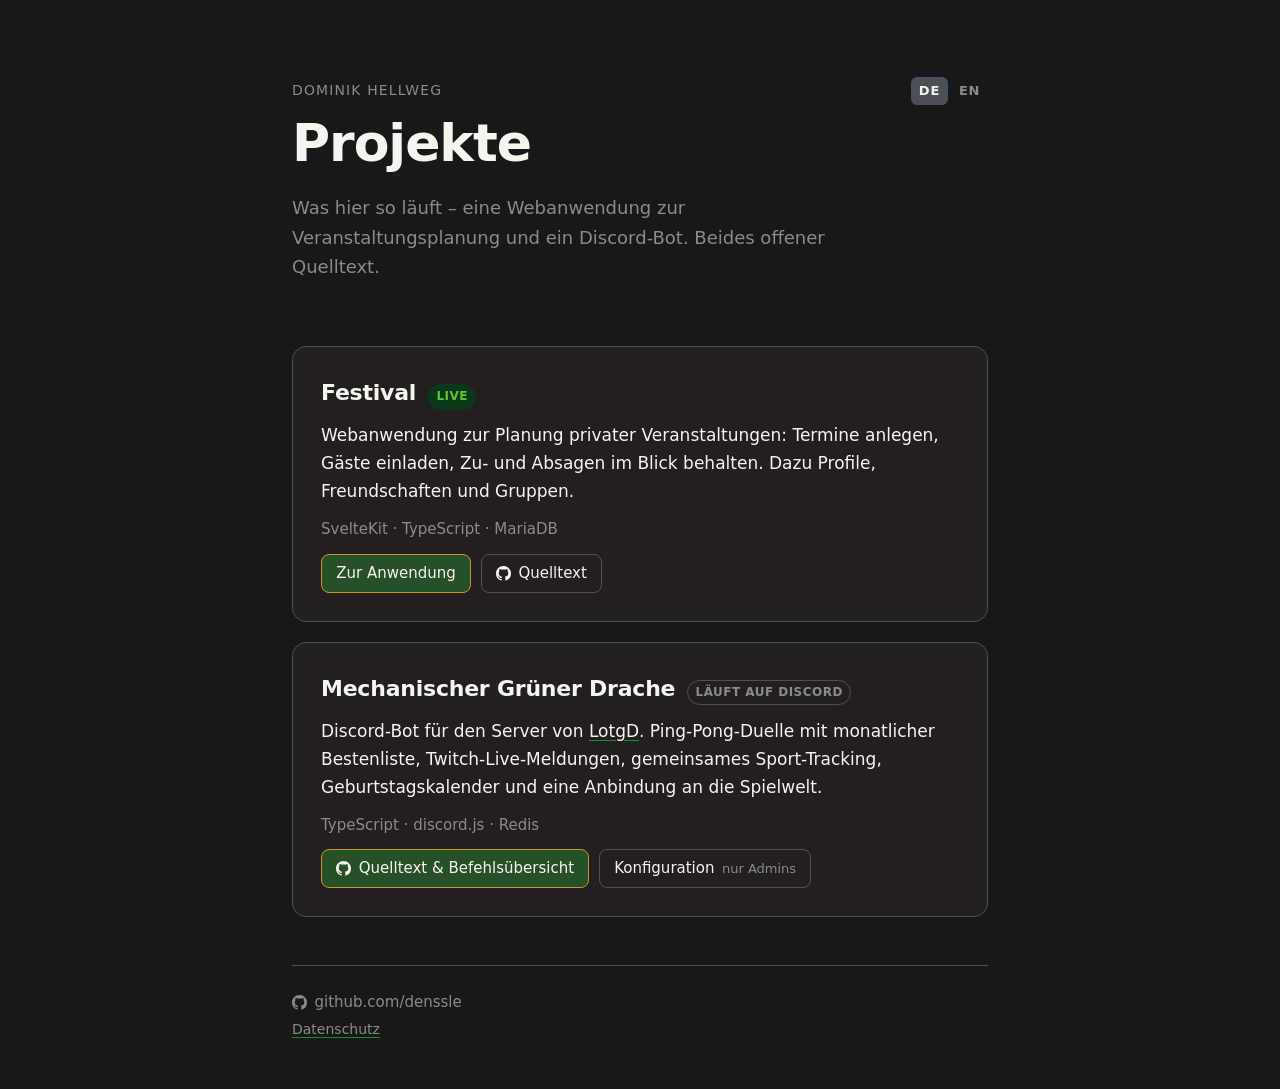
<file: public/index.html>
<!doctype html>
<html lang="de">
	<head>
		<meta charset="utf-8" />
		<meta name="viewport" content="width=device-width, initial-scale=1" />
		<title>Dominik Hellweg – Projekte</title>
		<meta
			name="description"
			content="Übersicht über meine Projekte: ein Planer für private Veranstaltungen und ein Discord-Bot."
		/>
		<meta name="color-scheme" content="light dark" />
		<link rel="stylesheet" href="style.css" />
		<!-- hreflang verlangt absolute URLs. x-default zeigt auf die deutsche
		     Fassung: sie ist der Standard, /en/ die Alternative. -->
		<link rel="alternate" hreflang="de" href="https://enzlor.uber.space/" />
		<link rel="alternate" hreflang="en" href="https://enzlor.uber.space/en/" />
		<link
			rel="alternate"
			hreflang="x-default"
			href="https://enzlor.uber.space/"
		/>
		<!-- Vorschaukarte in Messengern und sozialen Netzen. Ohne og:image wird
		     eine reine Textkarte gezeigt – immer noch besser als die nackte URL.
		     Die absoluten URLs müssen wie die hreflang-Angaben mitgezogen werden,
		     wenn die Seite auf eine eigene Domain umzieht. -->
		<meta property="og:type" content="website" />
		<meta property="og:site_name" content="Dominik Hellweg" />
		<meta property="og:title" content="Dominik Hellweg – Projekte" />
		<meta
			property="og:description"
			content="Übersicht über meine Projekte: ein Planer für private Veranstaltungen und ein Discord-Bot."
		/>
		<meta property="og:url" content="https://enzlor.uber.space/" />
		<meta property="og:locale" content="de_DE" />
		<meta property="og:locale:alternate" content="en_US" />
		<meta name="twitter:card" content="summary" />
		<link
			rel="icon"
			href="data:image/svg+xml,<svg xmlns='http://www.w3.org/2000/svg' viewBox='0 0 16 16'><text y='13' font-size='13'>🛠️</text></svg>"
		/>
	</head>
	<body>
		<!-- Icon-Vorrat: einmal definiert, per <use> an jedem GitHub-Verweis
		     eingesetzt. Quelle: Primer Octicons (mark-github). Inline statt als
		     Datei, damit die Seite ohne zusätzlichen Request auskommt. -->
		<svg class="icon-vorrat" aria-hidden="true">
			<symbol id="icon-github" viewBox="0 0 16 16">
				<path
					d="M8 0c4.42 0 8 3.58 8 8a8.013 8.013 0 0 1-5.45 7.59c-.4.08-.55-.17-.55-.38 0-.27.01-1.13.01-2.2 0-.75-.25-1.23-.54-1.48 1.78-.2 3.65-.88 3.65-3.95 0-.88-.31-1.59-.82-2.15.08-.2.36-1.02-.08-2.12 0 0-.67-.22-2.2.82-.64-.18-1.32-.27-2-.27-.68 0-1.36.09-2 .27-1.53-1.03-2.2-.82-2.2-.82-.44 1.1-.16 1.92-.08 2.12-.51.56-.82 1.28-.82 2.15 0 3.06 1.86 3.75 3.64 3.95-.23.2-.44.55-.51 1.07-.46.21-1.61.55-2.33-.66-.15-.24-.6-.83-1.23-.82-.67.01-.27.38.01.53.34.19.73.9.82 1.13.16.45.68 1.31 2.69.94 0 .67.01 1.3.01 1.49 0 .21-.15.45-.55.38A7.995 7.995 0 0 1 0 8c0-4.42 3.58-8 8-8Z"
				/>
			</symbol>
		</svg>

		<header class="kopf">
			<div class="kopf-zeile">
				<p class="augenbraue">Dominik Hellweg</p>
				<!-- Relative Ziele, damit der Umschalter auch beim lokalen Öffnen
				     per file:// funktioniert. -->
				<nav class="sprachwahl" aria-label="Sprache">
					<span class="sprachwahl-aktiv" aria-current="true">DE</span>
					<a href="en/" hreflang="en" lang="en">EN</a>
				</nav>
			</div>
			<h1>Projekte</h1>
			<p class="vorspann">
				Was hier so läuft – eine Webanwendung zur Veranstaltungsplanung und ein
				Discord-Bot. Beides offener Quelltext.
			</p>
		</header>

		<main>
			<ul class="projekte">
				<li class="projekt">
					<div class="projekt-kopf">
						<h2>Festival</h2>
						<span class="status status--live">Live</span>
					</div>
					<p>
						Webanwendung zur Planung privater Veranstaltungen: Termine anlegen,
						Gäste einladen, Zu- und Absagen im Blick behalten. Dazu Profile,
						Freundschaften und Gruppen.
					</p>
					<p class="technik">SvelteKit · TypeScript · MariaDB</p>
					<p class="verweise">
						<!-- Mit Schrägstrich: /festival antwortet sonst mit 308 auf /festival/ -->
						<a class="verweis verweis--haupt" href="/festival/">Zur Anwendung</a>
						<a class="verweis" href="https://github.com/denssle/festival">
							<svg class="icon" aria-hidden="true" focusable="false">
								<use href="#icon-github" />
							</svg>
							Quelltext
						</a>
					</p>
				</li>

				<li class="projekt">
					<div class="projekt-kopf">
						<h2>Mechanischer Grüner Drache</h2>
						<span class="status">Läuft auf Discord</span>
					</div>
					<p>
						Discord-Bot für den Server von
						<a href="https://www.lotgd.de/">LotgD</a>. Ping-Pong-Duelle mit
						monatlicher Bestenliste, Twitch-Live-Meldungen, gemeinsames
						Sport-Tracking, Geburtstagskalender und eine Anbindung an die
						Spielwelt.
					</p>
					<p class="technik">TypeScript · discord.js · Redis</p>
					<p class="verweise">
						<a
							class="verweis verweis--haupt"
							href="https://github.com/denssle/mechanischer-gruener-drache"
						>
							<svg class="icon" aria-hidden="true" focusable="false">
								<use href="#icon-github" />
							</svg>
							Quelltext &amp; Befehlsübersicht
						</a>
						<!-- Admin-Bereich hinter Discord-Login. rel="nofollow", weil die Seite
						     selbst X-Robots-Tag: noindex setzt – das sollte hier nicht
						     unterlaufen werden. -->
						<a class="verweis" href="/config" rel="nofollow"
							>Konfiguration <span class="hinweis">nur Admins</span></a
						>
					</p>
				</li>
			</ul>
		</main>

		<footer class="fuss">
			<p>
				<a class="fuss-verweis" href="https://github.com/denssle">
					<svg class="icon" aria-hidden="true" focusable="false">
						<use href="#icon-github" />
					</svg>
					github.com/denssle
				</a>
			</p>
			<nav class="fuss-navi" aria-label="Rechtliches">
				<a href="datenschutz.html">Datenschutz</a>
			</nav>
		</footer>
	</body>
</html>
</file>
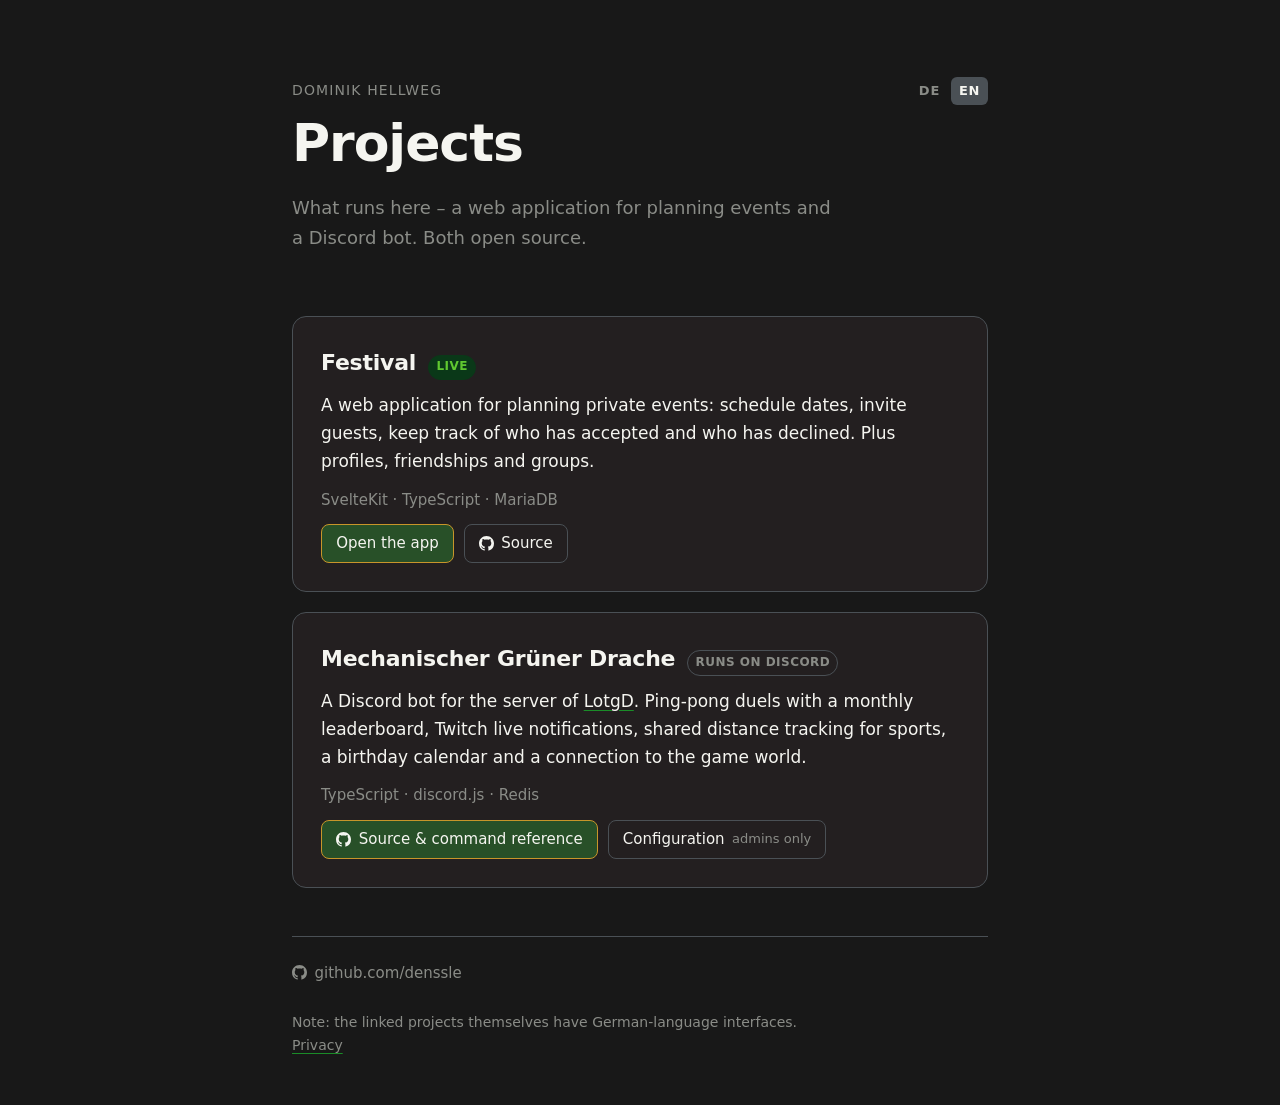
<file: public/en/index.html>
<!doctype html>
<html lang="en">
	<head>
		<meta charset="utf-8" />
		<meta name="viewport" content="width=device-width, initial-scale=1" />
		<title>Dominik Hellweg – Projects</title>
		<meta
			name="description"
			content="An overview of my projects: a planner for private events and a Discord bot."
		/>
		<meta name="color-scheme" content="light dark" />
		<link rel="stylesheet" href="../style.css" />
		<!-- hreflang verlangt absolute URLs. x-default zeigt auf die deutsche
		     Fassung: sie ist der Standard, /en/ die Alternative. -->
		<link rel="alternate" hreflang="de" href="https://enzlor.uber.space/" />
		<link rel="alternate" hreflang="en" href="https://enzlor.uber.space/en/" />
		<link
			rel="alternate"
			hreflang="x-default"
			href="https://enzlor.uber.space/"
		/>
		<!-- Vorschaukarte in Messengern und sozialen Netzen. Ohne og:image wird
		     eine reine Textkarte gezeigt – immer noch besser als die nackte URL.
		     Die absoluten URLs müssen wie die hreflang-Angaben mitgezogen werden,
		     wenn die Seite auf eine eigene Domain umzieht. -->
		<meta property="og:type" content="website" />
		<meta property="og:site_name" content="Dominik Hellweg" />
		<meta property="og:title" content="Dominik Hellweg – Projects" />
		<meta
			property="og:description"
			content="An overview of my projects: a planner for private events and a Discord bot."
		/>
		<meta property="og:url" content="https://enzlor.uber.space/en/" />
		<meta property="og:locale" content="en_US" />
		<meta property="og:locale:alternate" content="de_DE" />
		<meta name="twitter:card" content="summary" />
		<link
			rel="icon"
			href="data:image/svg+xml,<svg xmlns='http://www.w3.org/2000/svg' viewBox='0 0 16 16'><text y='13' font-size='13'>🛠️</text></svg>"
		/>
	</head>
	<body>
		<!-- Icon-Vorrat: einmal definiert, per <use> an jedem GitHub-Verweis
		     eingesetzt. Quelle: Primer Octicons (mark-github). Inline statt als
		     Datei, damit die Seite ohne zusätzlichen Request auskommt. -->
		<svg class="icon-vorrat" aria-hidden="true">
			<symbol id="icon-github" viewBox="0 0 16 16">
				<path
					d="M8 0c4.42 0 8 3.58 8 8a8.013 8.013 0 0 1-5.45 7.59c-.4.08-.55-.17-.55-.38 0-.27.01-1.13.01-2.2 0-.75-.25-1.23-.54-1.48 1.78-.2 3.65-.88 3.65-3.95 0-.88-.31-1.59-.82-2.15.08-.2.36-1.02-.08-2.12 0 0-.67-.22-2.2.82-.64-.18-1.32-.27-2-.27-.68 0-1.36.09-2 .27-1.53-1.03-2.2-.82-2.2-.82-.44 1.1-.16 1.92-.08 2.12-.51.56-.82 1.28-.82 2.15 0 3.06 1.86 3.75 3.64 3.95-.23.2-.44.55-.51 1.07-.46.21-1.61.55-2.33-.66-.15-.24-.6-.83-1.23-.82-.67.01-.27.38.01.53.34.19.73.9.82 1.13.16.45.68 1.31 2.69.94 0 .67.01 1.3.01 1.49 0 .21-.15.45-.55.38A7.995 7.995 0 0 1 0 8c0-4.42 3.58-8 8-8Z"
				/>
			</symbol>
		</svg>

		<header class="kopf">
			<div class="kopf-zeile">
				<p class="augenbraue">Dominik Hellweg</p>
				<!-- Relative Ziele, damit der Umschalter auch beim lokalen Öffnen
				     per file:// funktioniert. -->
				<nav class="sprachwahl" aria-label="Language">
					<a href="../" hreflang="de" lang="de">DE</a>
					<span class="sprachwahl-aktiv" aria-current="true">EN</span>
				</nav>
			</div>
			<h1>Projects</h1>
			<p class="vorspann">
				What runs here – a web application for planning events and a Discord
				bot. Both open source.
			</p>
		</header>

		<main>
			<ul class="projekte">
				<li class="projekt">
					<div class="projekt-kopf">
						<h2>Festival</h2>
						<span class="status status--live">Live</span>
					</div>
					<p>
						A web application for planning private events: schedule dates,
						invite guests, keep track of who has accepted and who has declined.
						Plus profiles, friendships and groups.
					</p>
					<p class="technik">SvelteKit · TypeScript · MariaDB</p>
					<p class="verweise">
						<!-- Mit Schrägstrich: /festival antwortet sonst mit 308 auf /festival/ -->
						<a class="verweis verweis--haupt" href="/festival/">Open the app</a>
						<a class="verweis" href="https://github.com/denssle/festival">
							<svg class="icon" aria-hidden="true" focusable="false">
								<use href="#icon-github" />
							</svg>
							Source
						</a>
					</p>
				</li>

				<li class="projekt">
					<div class="projekt-kopf">
						<h2>Mechanischer Grüner Drache</h2>
						<span class="status">Runs on Discord</span>
					</div>
					<p>
						A Discord bot for the server of
						<a href="https://www.lotgd.de/">LotgD</a>. Ping-pong duels with a
						monthly leaderboard, Twitch live notifications, shared distance
						tracking for sports, a birthday calendar and a connection to the
						game world.
					</p>
					<p class="technik">TypeScript · discord.js · Redis</p>
					<p class="verweise">
						<a
							class="verweis verweis--haupt"
							href="https://github.com/denssle/mechanischer-gruener-drache"
						>
							<svg class="icon" aria-hidden="true" focusable="false">
								<use href="#icon-github" />
							</svg>
							Source &amp; command reference
						</a>
						<!-- Admin-Bereich hinter Discord-Login. rel="nofollow", weil die Seite
						     selbst X-Robots-Tag: noindex setzt – das sollte hier nicht
						     unterlaufen werden. -->
						<a class="verweis" href="/config" rel="nofollow"
							>Configuration <span class="hinweis">admins only</span></a
						>
					</p>
				</li>
			</ul>
		</main>

		<footer class="fuss">
			<p>
				<a class="fuss-verweis" href="https://github.com/denssle">
					<svg class="icon" aria-hidden="true" focusable="false">
						<use href="#icon-github" />
					</svg>
					github.com/denssle
				</a>
			</p>
			<!-- Ehrlicher Hinweis statt einer Enttäuschung hinter dem ersten Klick:
			     die verlinkten Projekte selbst sind deutschsprachig. -->
			<p class="fuss-hinweis">
				Note: the linked projects themselves have German-language interfaces.
			</p>
			<nav class="fuss-navi" aria-label="Legal">
				<a href="privacy.html">Privacy</a>
			</nav>
		</footer>
	</body>
</html>
</file>
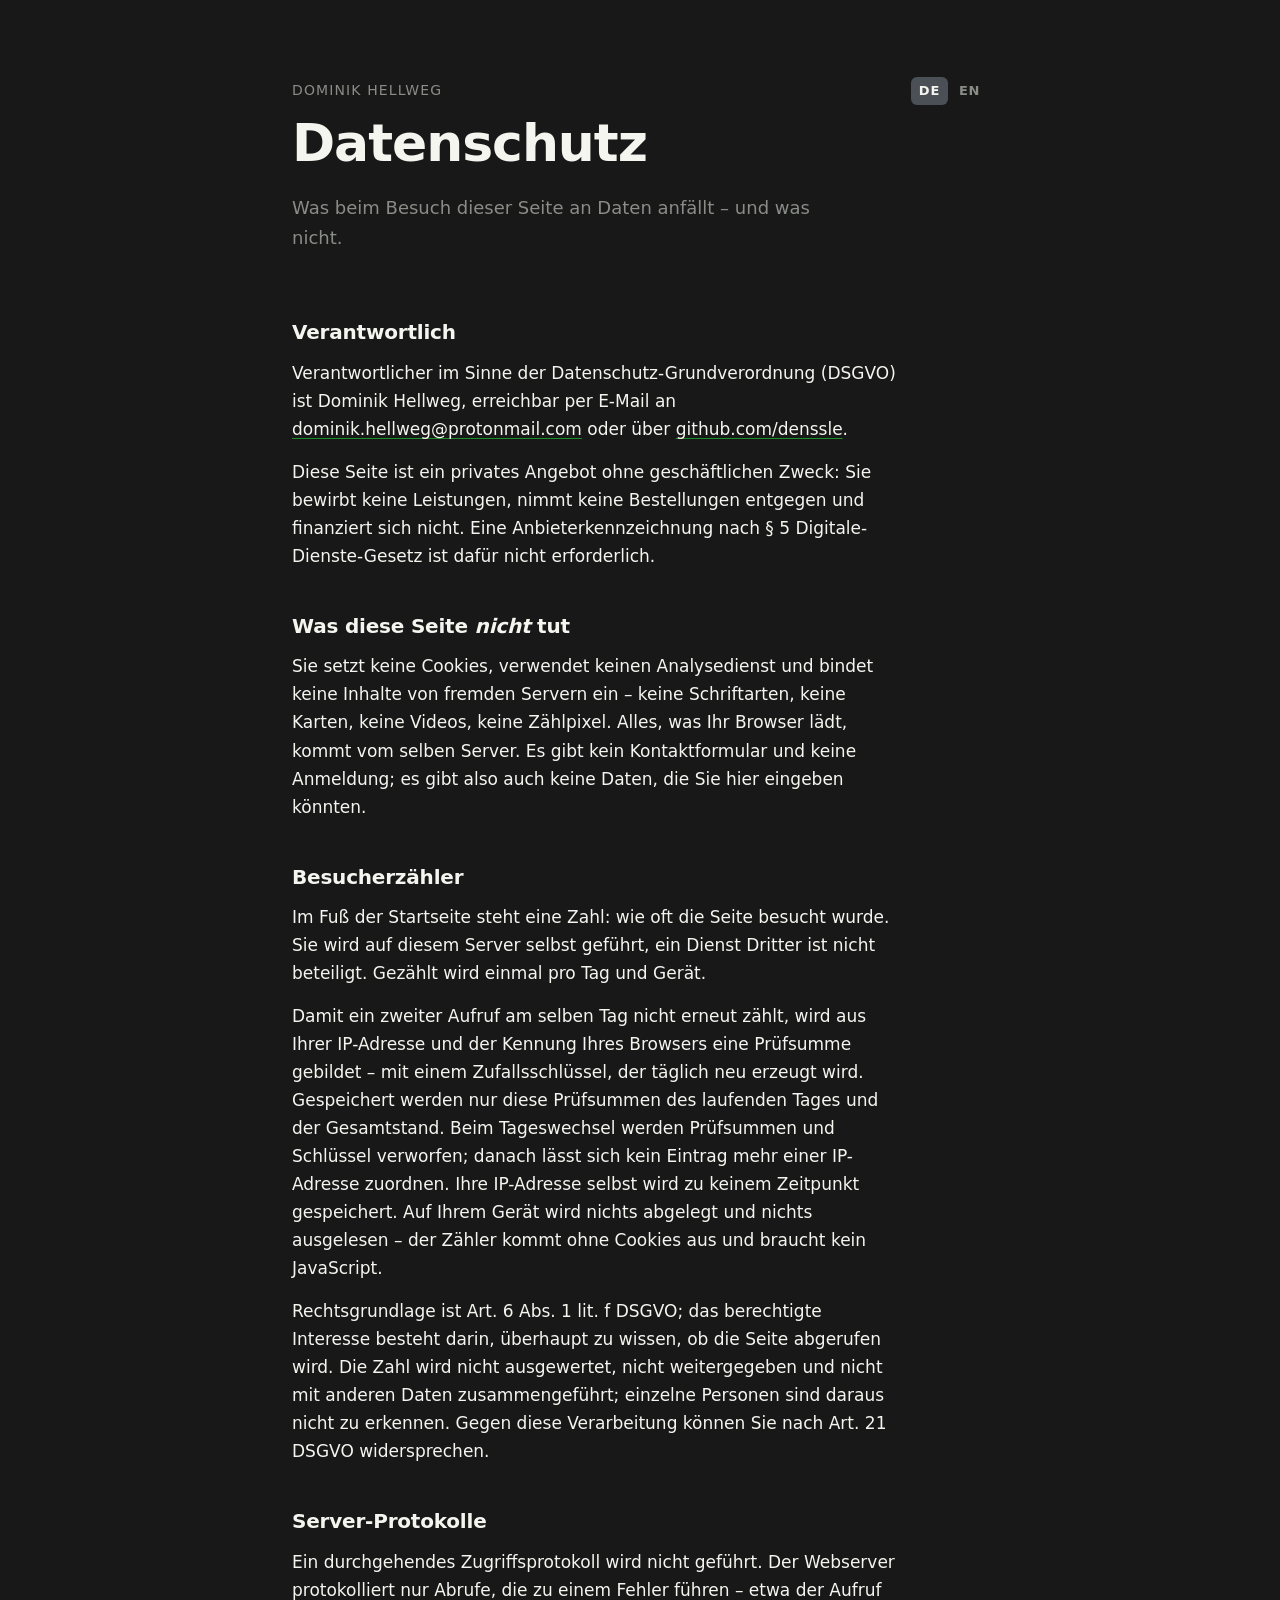
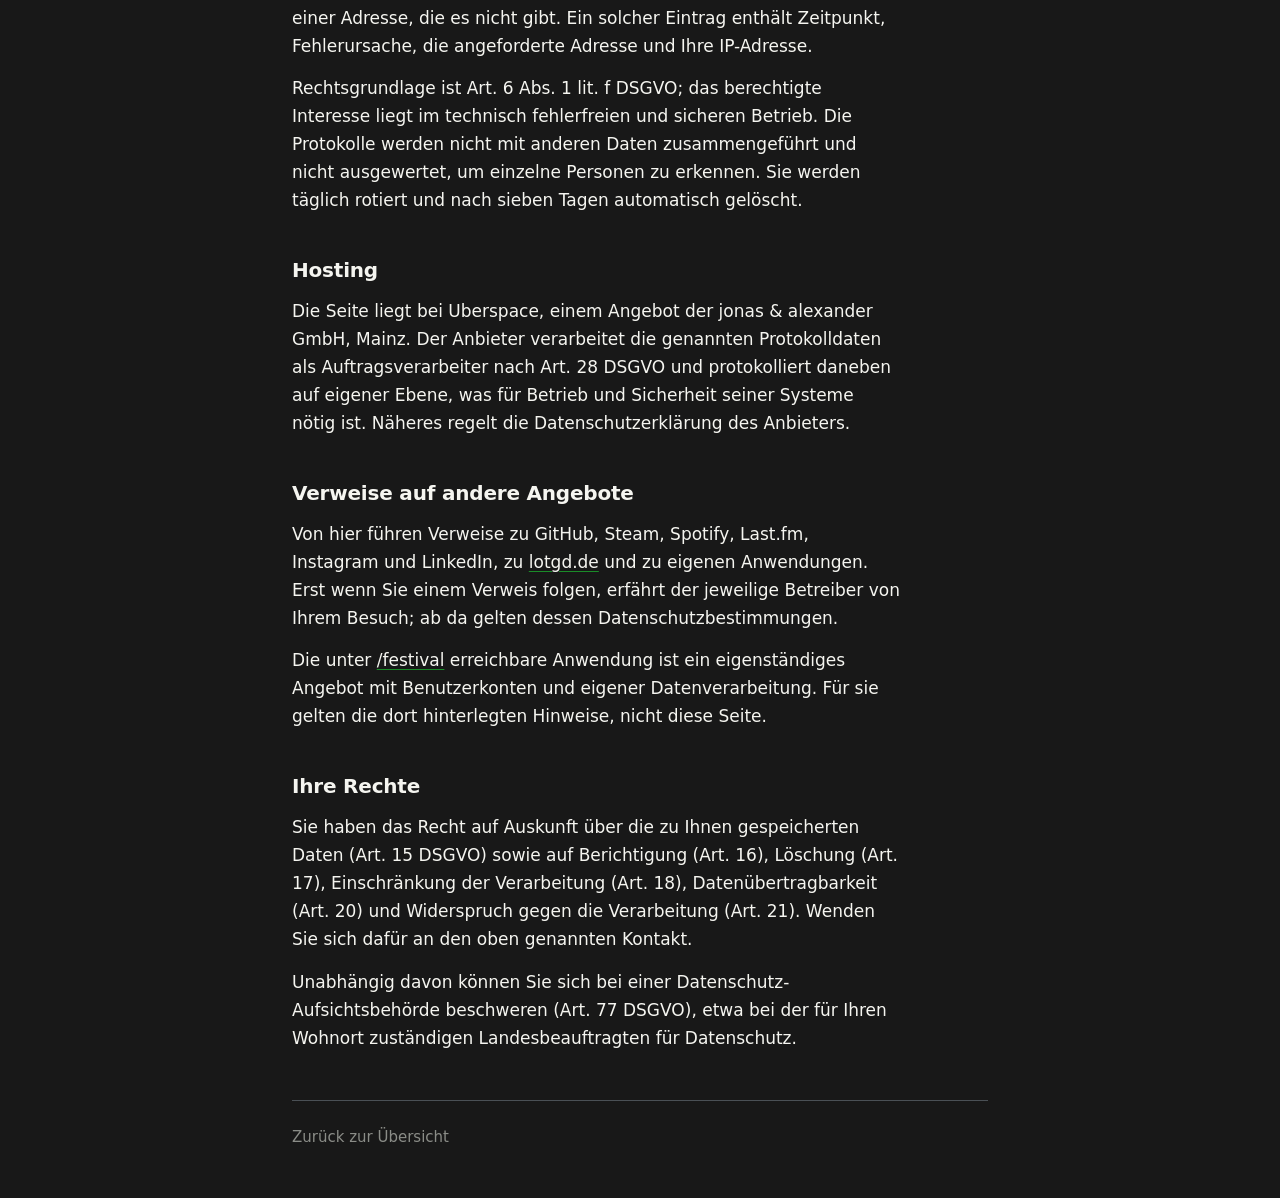
<file: public/datenschutz.html>
<!doctype html>
<html lang="de">
	<head>
		<meta charset="utf-8" />
		<meta name="viewport" content="width=device-width, initial-scale=1" />
		<title>Datenschutz – Dominik Hellweg</title>
		<meta
			name="description"
			content="Welche Daten beim Besuch von enzlor.uber.space anfallen – und welche nicht."
		/>
		<meta name="color-scheme" content="dark" />
		<meta name="theme-color" content="#181818" />
		<link rel="stylesheet" href="style.css" />
		<link
			rel="alternate"
			hreflang="de"
			href="https://enzlor.uber.space/datenschutz.html"
		/>
		<link
			rel="alternate"
			hreflang="en"
			href="https://enzlor.uber.space/en/privacy.html"
		/>
		<link
			rel="alternate"
			hreflang="x-default"
			href="https://enzlor.uber.space/datenschutz.html"
		/>
		<link rel="icon" type="image/png" href="favicon.png" />
	</head>
	<body>
		<header class="kopf">
			<div class="kopf-zeile">
				<p class="augenbraue">Dominik Hellweg</p>
				<nav class="sprachwahl" aria-label="Sprache">
					<span class="sprachwahl-aktiv" aria-current="true">DE</span>
					<a href="en/privacy.html" hreflang="en" lang="en">EN</a>
				</nav>
			</div>
			<h1>Datenschutz</h1>
			<p class="vorspann">
				Was beim Besuch dieser Seite an Daten anfällt – und was nicht.
			</p>
		</header>

		<main class="rechtstext">
			<h2>Verantwortlich</h2>
			<p>
				Verantwortlicher im Sinne der Datenschutz-Grundverordnung (DSGVO) ist
				Dominik Hellweg, erreichbar per E-Mail an
				<a href="mailto:dominik.hellweg@protonmail.com"
					>dominik.hellweg@protonmail.com</a
				>
				oder über <a href="https://github.com/denssle">github.com/denssle</a>.
			</p>
			<p>
				Diese Seite ist ein privates Angebot ohne geschäftlichen Zweck: Sie
				bewirbt keine Leistungen, nimmt keine Bestellungen entgegen und
				finanziert sich nicht. Eine Anbieterkennzeichnung nach § 5
				Digitale-Dienste-Gesetz ist dafür nicht erforderlich.
			</p>

			<h2>Was diese Seite <em>nicht</em> tut</h2>
			<p>
				Sie setzt keine Cookies, verwendet keinen Analysedienst und bindet keine
				Inhalte von fremden Servern ein – keine Schriftarten, keine Karten,
				keine Videos, keine Zählpixel. Alles, was Ihr Browser lädt, kommt vom
				selben Server. Es gibt kein Kontaktformular und keine Anmeldung; es gibt
				also auch keine Daten, die Sie hier eingeben könnten.
			</p>

			<h2>Besucherzähler</h2>
			<p>
				Im Fuß der Startseite steht eine Zahl: wie oft die Seite besucht wurde.
				Sie wird auf diesem Server selbst geführt, ein Dienst Dritter ist nicht
				beteiligt. Gezählt wird einmal pro Tag und Gerät.
			</p>
			<p>
				Damit ein zweiter Aufruf am selben Tag nicht erneut zählt, wird aus
				Ihrer IP-Adresse und der Kennung Ihres Browsers eine Prüfsumme
				gebildet – mit einem Zufallsschlüssel, der täglich neu erzeugt wird.
				Gespeichert werden nur diese Prüfsummen des laufenden Tages und der
				Gesamtstand. Beim Tageswechsel werden Prüfsummen und Schlüssel
				verworfen; danach lässt sich kein Eintrag mehr einer IP-Adresse
				zuordnen. Ihre IP-Adresse selbst wird zu keinem Zeitpunkt gespeichert.
				Auf Ihrem Gerät wird nichts abgelegt und nichts ausgelesen – der Zähler
				kommt ohne Cookies aus und braucht kein JavaScript.
			</p>
			<p>
				Rechtsgrundlage ist Art. 6 Abs. 1 lit. f DSGVO; das berechtigte
				Interesse besteht darin, überhaupt zu wissen, ob die Seite abgerufen
				wird. Die Zahl wird nicht ausgewertet, nicht weitergegeben und nicht mit
				anderen Daten zusammengeführt; einzelne Personen sind daraus nicht zu
				erkennen. Gegen diese Verarbeitung können Sie nach Art. 21 DSGVO
				widersprechen.
			</p>

			<h2>Server-Protokolle</h2>
			<p>
				Ein durchgehendes Zugriffsprotokoll wird nicht geführt. Der Webserver
				protokolliert nur Abrufe, die zu einem Fehler führen – etwa der Aufruf
				einer Adresse, die es nicht gibt. Ein solcher Eintrag enthält
				Zeitpunkt, Fehlerursache, die angeforderte Adresse und Ihre
				IP-Adresse.
			</p>
			<p>
				Rechtsgrundlage ist Art. 6 Abs. 1 lit. f DSGVO; das berechtigte
				Interesse liegt im technisch fehlerfreien und sicheren Betrieb. Die
				Protokolle werden nicht mit anderen Daten zusammengeführt und nicht
				ausgewertet, um einzelne Personen zu erkennen. Sie werden täglich
				rotiert und nach sieben Tagen automatisch gelöscht.
			</p>

			<h2>Hosting</h2>
			<p>
				Die Seite liegt bei Uberspace, einem Angebot der jonas&nbsp;&amp;
				alexander GmbH, Mainz. Der Anbieter verarbeitet die genannten
				Protokolldaten als Auftragsverarbeiter nach Art. 28 DSGVO und
				protokolliert daneben auf eigener Ebene, was für Betrieb und Sicherheit
				seiner Systeme nötig ist. Näheres regelt die Datenschutzerklärung des
				Anbieters.
			</p>

			<h2>Verweise auf andere Angebote</h2>
			<p>
				Von hier führen Verweise zu GitHub, Steam, Spotify, Last.fm, Instagram
				und LinkedIn, zu <a href="https://www.lotgd.de/">lotgd.de</a> und zu eigenen
				Anwendungen. Erst wenn Sie einem Verweis folgen, erfährt der jeweilige
				Betreiber von Ihrem Besuch; ab da gelten dessen
				Datenschutzbestimmungen.
			</p>
			<p>
				Die unter <a href="/festival/">/festival</a> erreichbare Anwendung ist
				ein eigenständiges Angebot mit Benutzerkonten und eigener
				Datenverarbeitung. Für sie gelten die dort hinterlegten Hinweise, nicht
				diese Seite.
			</p>

			<h2>Ihre Rechte</h2>
			<p>
				Sie haben das Recht auf Auskunft über die zu Ihnen gespeicherten Daten
				(Art. 15 DSGVO) sowie auf Berichtigung (Art. 16), Löschung (Art. 17),
				Einschränkung der Verarbeitung (Art. 18), Datenübertragbarkeit (Art.
				20) und Widerspruch gegen die Verarbeitung (Art. 21). Wenden Sie sich
				dafür an den oben genannten Kontakt.
			</p>
			<p>
				Unabhängig davon können Sie sich bei einer Datenschutz-Aufsichtsbehörde
				beschweren (Art. 77 DSGVO), etwa bei der für Ihren Wohnort zuständigen
				Landesbeauftragten für Datenschutz.
			</p>
		</main>

		<footer class="fuss">
			<p><a class="fuss-verweis" href="./">Zurück zur Übersicht</a></p>
		</footer>
	</body>
</html>
</file>
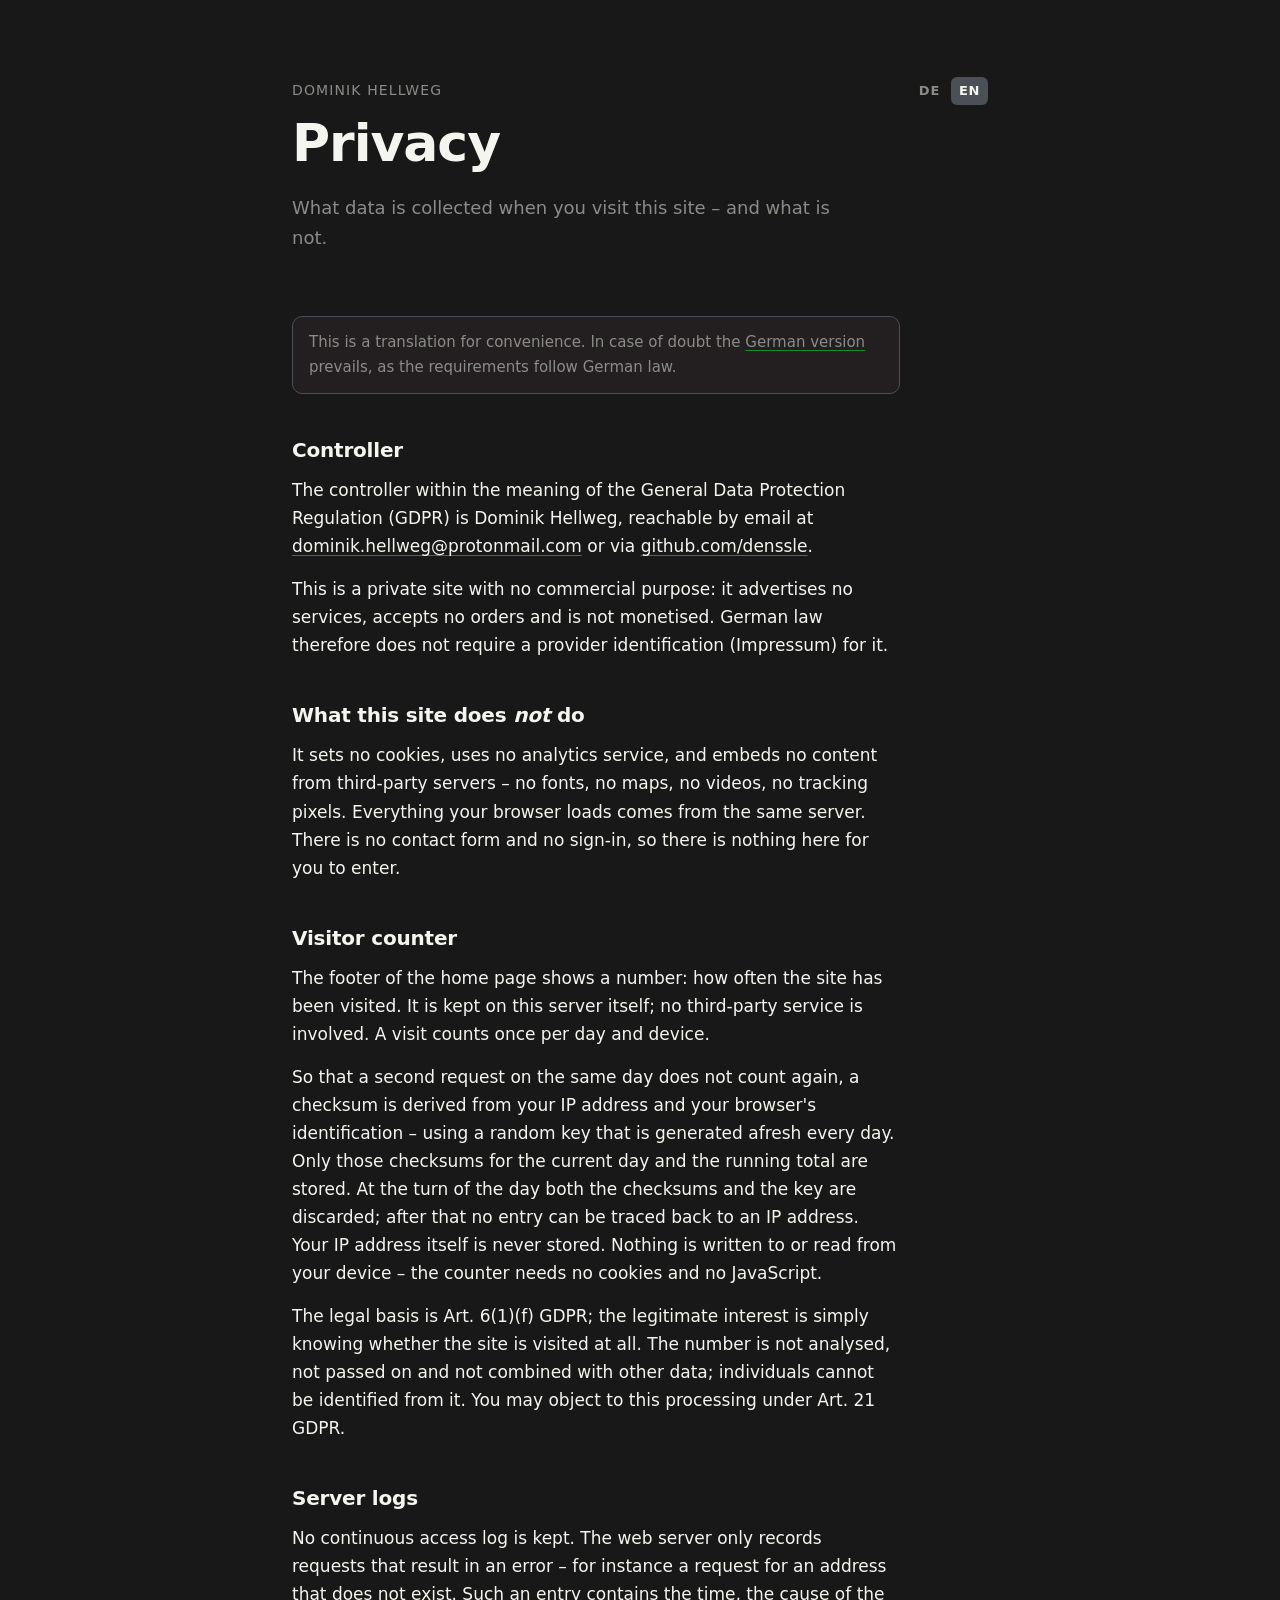
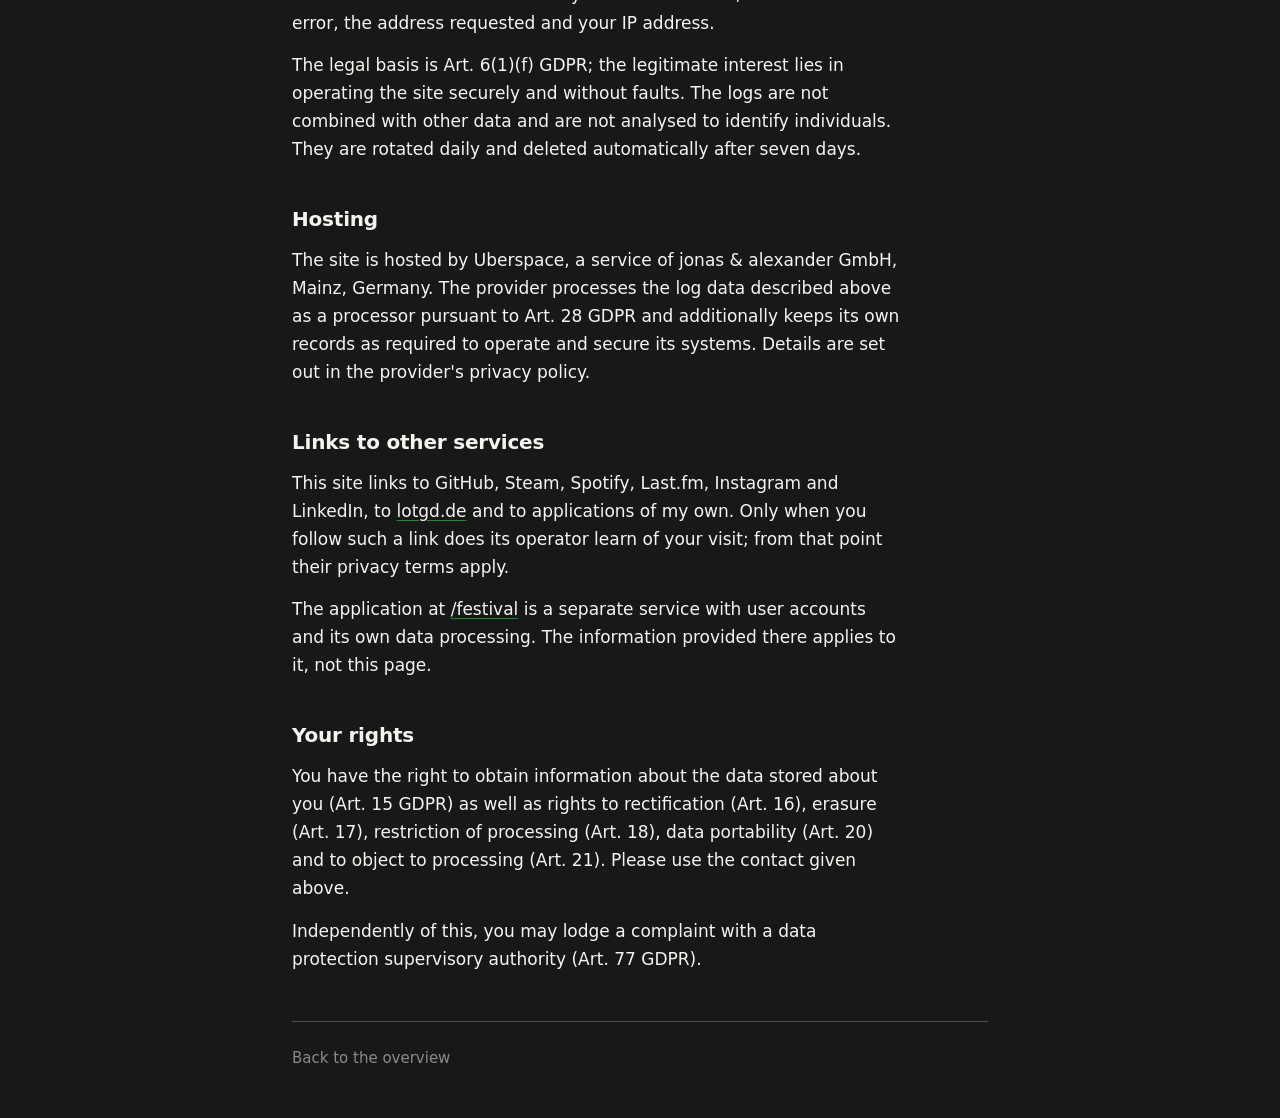
<file: public/en/privacy.html>
<!doctype html>
<html lang="en">
	<head>
		<meta charset="utf-8" />
		<meta name="viewport" content="width=device-width, initial-scale=1" />
		<title>Privacy – Dominik Hellweg</title>
		<meta
			name="description"
			content="What data is collected when you visit enzlor.uber.space – and what is not."
		/>
		<meta name="color-scheme" content="dark" />
		<meta name="theme-color" content="#181818" />
		<link rel="stylesheet" href="../style.css" />
		<link
			rel="alternate"
			hreflang="de"
			href="https://enzlor.uber.space/datenschutz.html"
		/>
		<link
			rel="alternate"
			hreflang="en"
			href="https://enzlor.uber.space/en/privacy.html"
		/>
		<link
			rel="alternate"
			hreflang="x-default"
			href="https://enzlor.uber.space/datenschutz.html"
		/>
		<link rel="icon" type="image/png" href="../favicon.png" />
	</head>
	<body>
		<header class="kopf">
			<div class="kopf-zeile">
				<p class="augenbraue">Dominik Hellweg</p>
				<nav class="sprachwahl" aria-label="Language">
					<a href="../datenschutz.html" hreflang="de" lang="de">DE</a>
					<span class="sprachwahl-aktiv" aria-current="true">EN</span>
				</nav>
			</div>
			<h1>Privacy</h1>
			<p class="vorspann">
				What data is collected when you visit this site – and what is not.
			</p>
		</header>

		<main class="rechtstext">
			<!-- Uebersetzung zur Orientierung. Verbindlich ist die deutsche Fassung,
			     weil sich die Pflichtangaben nach deutschem Recht richten. -->
			<p class="hinweis-kasten">
				This is a translation for convenience. In case of doubt the
				<a href="../datenschutz.html" hreflang="de" lang="de">German version</a>
				prevails, as the requirements follow German law.
			</p>

			<h2>Controller</h2>
			<p>
				The controller within the meaning of the General Data Protection
				Regulation (GDPR) is Dominik Hellweg, reachable by email at
				<a href="mailto:dominik.hellweg@protonmail.com"
					>dominik.hellweg@protonmail.com</a
				>
				or via <a href="https://github.com/denssle">github.com/denssle</a>.
			</p>
			<p>
				This is a private site with no commercial purpose: it advertises no
				services, accepts no orders and is not monetised. German law therefore
				does not require a provider identification (<span lang="de"
					>Impressum</span
				>) for it.
			</p>

			<h2>What this site does <em>not</em> do</h2>
			<p>
				It sets no cookies, uses no analytics service, and embeds no content
				from third-party servers – no fonts, no maps, no videos, no tracking
				pixels. Everything your browser loads comes from the same server. There
				is no contact form and no sign-in, so there is nothing here for you to
				enter.
			</p>

			<h2>Visitor counter</h2>
			<p>
				The footer of the home page shows a number: how often the site has been
				visited. It is kept on this server itself; no third-party service is
				involved. A visit counts once per day and device.
			</p>
			<p>
				So that a second request on the same day does not count again, a
				checksum is derived from your IP address and your browser's
				identification – using a random key that is generated afresh every day.
				Only those checksums for the current day and the running total are
				stored. At the turn of the day both the checksums and the key are
				discarded; after that no entry can be traced back to an IP address.
				Your IP address itself is never stored. Nothing is written to or read
				from your device – the counter needs no cookies and no JavaScript.
			</p>
			<p>
				The legal basis is Art. 6(1)(f) GDPR; the legitimate interest is simply
				knowing whether the site is visited at all. The number is not analysed,
				not passed on and not combined with other data; individuals cannot be
				identified from it. You may object to this processing under Art. 21
				GDPR.
			</p>

			<h2>Server logs</h2>
			<p>
				No continuous access log is kept. The web server only records requests
				that result in an error – for instance a request for an address that
				does not exist. Such an entry contains the time, the cause of the
				error, the address requested and your IP address.
			</p>
			<p>
				The legal basis is Art. 6(1)(f) GDPR; the legitimate interest lies in
				operating the site securely and without faults. The logs are not
				combined with other data and are not analysed to identify individuals.
				They are rotated daily and deleted automatically after seven days.
			</p>

			<h2>Hosting</h2>
			<p>
				The site is hosted by Uberspace, a service of jonas&nbsp;&amp; alexander
				GmbH, Mainz, Germany. The provider processes the log data described
				above as a processor pursuant to Art. 28 GDPR and additionally keeps
				its own records as required to operate and secure its systems. Details
				are set out in the provider's privacy policy.
			</p>

			<h2>Links to other services</h2>
			<p>
				This site links to GitHub, Steam, Spotify, Last.fm, Instagram and
				LinkedIn, to
				<a href="https://www.lotgd.de/">lotgd.de</a> and to applications of my
				own. Only when you follow such a link does its operator learn of your
				visit; from that point their privacy terms apply.
			</p>
			<p>
				The application at <a href="/festival/">/festival</a> is a separate
				service with user accounts and its own data processing. The information
				provided there applies to it, not this page.
			</p>

			<h2>Your rights</h2>
			<p>
				You have the right to obtain information about the data stored about
				you (Art. 15 GDPR) as well as rights to rectification (Art. 16),
				erasure (Art. 17), restriction of processing (Art. 18), data
				portability (Art. 20) and to object to processing (Art. 21). Please use
				the contact given above.
			</p>
			<p>
				Independently of this, you may lodge a complaint with a data protection
				supervisory authority (Art. 77 GDPR).
			</p>
		</main>

		<footer class="fuss">
			<p><a class="fuss-verweis" href="./">Back to the overview</a></p>
		</footer>
	</body>
</html>
</file>
<file: public/style.css>
/* Farben als Tokens. Die Werte stammen aus dem Bemalrezept für die Salamanders
   (Citadel-Farben, Hex-Codes nach thepaintingledger.com) – der Kommentar hinter
   jeder Zeile nennt die Dose.

   Die Rollen folgen dem Vorbild: Schwarz trägt, Grün handelt, Gold ziert. Gold
   ist deshalb bewusst NICHT für Flächen im Einsatz, sondern nur für Kanten,
   Fokus und den Zähler – sonst wird aus Gold schnell Senf.

   Die Seite ist nur noch dunkel: eine helle Fassung dieser Rüstung gibt es
   nicht. Deshalb kein prefers-color-scheme mehr, dafür color-scheme: dark,
   damit auch Scrollbalken und Bedienelemente des Browsers mitziehen. */
:root {
	color-scheme: dark;

	--grund: #181818; /* Nuln Oil */
	--karte: #231f20; /* Abaddon Black */
	--text: #f5f5f0; /* White Scar */
	--text-leise: #8a8c87; /* Dawnstone */
	--linie: #4a5055; /* Eshin Grey */
	--akzent: #285028; /* Waaagh! Flesh – die Rüstung selbst, Flächen */
	--akzent-hell: #1a8c28; /* Warpstone Glow – Linien, Unterstreichungen */
	--akzent-text: #f5f5f0; /* White Scar auf der Rüstung: 9,2:1 */
	--gold: #c8952a; /* Retributor Armour */
	--gold-hell: #c8a038; /* Liberator Gold – nur beim Überfahren */
	--live-grund: #0a3818; /* Caliban Green */
	--live-text: #60c830; /* Moot Green – das Kantenlicht */
}

*,
*::before,
*::after {
	box-sizing: border-box;
}

body {
	margin: 0 auto;
	padding: clamp(2rem, 6vw, 5rem) 1.25rem 3rem;
	max-width: 46rem;
	background: var(--grund);
	color: var(--text);
	font-family: ui-sans-serif, system-ui, -apple-system, "Segoe UI", Roboto,
		"Helvetica Neue", Arial, sans-serif;
	font-size: 1.0625rem;
	line-height: 1.65;
	-webkit-text-size-adjust: 100%;
}

/* Die Unterstreichung nimmt das hellere Grün: Waaagh! Flesh wäre auf schwarzem
   Grund als dünne Linie kaum zu sehen. */
a {
	color: inherit;
	text-decoration-color: var(--akzent-hell);
	text-underline-offset: 0.2em;
}

a:hover {
	text-decoration-thickness: 2px;
}

/* Kopf */

.kopf {
	margin-bottom: clamp(2.5rem, 6vw, 4rem);
}

/* Name links, Sprachwahl rechts. Bei schmalen Fenstern rutscht die Sprachwahl
   in die nächste Zeile, statt den Namen zu quetschen. */
.kopf-zeile {
	display: flex;
	flex-wrap: wrap;
	gap: 0.5rem 1rem;
	align-items: baseline;
	justify-content: space-between;
}

.augenbraue {
	margin: 0;
	color: var(--text-leise);
	font-size: 0.875rem;
	letter-spacing: 0.08em;
	text-transform: uppercase;
}

.kopf h1 {
	margin: 0.2em 0 0.4em;
	font-size: clamp(2.25rem, 8vw, 3.25rem);
	line-height: 1.1;
	letter-spacing: -0.02em;
}

/* Sprachwahl */

.sprachwahl {
	display: flex;
	gap: 0.2rem;
	font-size: 0.8125rem;
	font-weight: 600;
	letter-spacing: 0.06em;
}

.sprachwahl a,
.sprachwahl .sprachwahl-aktiv {
	padding: 0.25em 0.6em;
	border-radius: 6px;
	text-decoration: none;
}

.sprachwahl a {
	color: var(--text-leise);
}

.sprachwahl a:hover {
	background: var(--linie);
	color: var(--text);
}

/* Die aktive Sprache ist bewusst kein Link – ein Verweis auf die Seite, auf der
   man schon steht, führt nirgendwohin. */
.sprachwahl-aktiv {
	background: var(--linie);
	color: var(--text);
}

.vorspann {
	margin: 0;
	max-width: 34rem;
	color: var(--text-leise);
	font-size: 1.125rem;
}

/* Projektkarten */

.projekte {
	display: grid;
	gap: 1.25rem;
	margin: 0;
	padding: 0;
	list-style: none;
}

.projekt {
	padding: clamp(1.25rem, 4vw, 1.75rem);
	border: 1px solid var(--linie);
	border-radius: 14px;
	background: var(--karte);
}

.projekt-kopf {
	display: flex;
	flex-wrap: wrap;
	gap: 0.5rem 0.75rem;
	align-items: baseline;
	margin-bottom: 0.6rem;
}

.projekt h2 {
	margin: 0;
	font-size: 1.375rem;
	letter-spacing: -0.01em;
}

.projekt p {
	margin: 0 0 0.75rem;
}

/* Umrandet statt gefüllt: der graue Mittelton der Palette ist als Fläche zu
   hell, um den gedämpften Text darauf noch lesbar zu tragen. */
.status {
	padding: 0.15em 0.6em;
	border: 1px solid var(--linie);
	border-radius: 999px;
	color: var(--text-leise);
	font-size: 0.75rem;
	font-weight: 600;
	letter-spacing: 0.04em;
	text-transform: uppercase;
	white-space: nowrap;
}

.status--live {
	border-color: var(--live-grund);
	background: var(--live-grund);
	color: var(--live-text);
}

.technik {
	color: var(--text-leise);
	font-size: 0.9375rem;
}

/* Verweise */

.verweise {
	display: flex;
	flex-wrap: wrap;
	gap: 0.6rem;
	margin-bottom: 0 !important;
}

.verweis {
	display: inline-flex;
	align-items: center;
	gap: 0.5em;
	padding: 0.4em 0.95em;
	border: 1px solid var(--linie);
	border-radius: 8px;
	font-size: 0.9375rem;
	font-weight: 500;
	text-decoration: none;
}

.verweis:hover {
	border-color: var(--gold);
}

/* Grüne Fläche, goldene Kante – die Rüstung mit ihrer Zier. */
.verweis--haupt {
	border-color: var(--gold);
	background: var(--akzent);
	color: var(--akzent-text);
}

.verweis--haupt:hover {
	border-color: var(--gold-hell);
	filter: brightness(1.15);
}

/* Zusatz am Verweis, z. B. „nur Admins" – gedämpft, damit der Verweis selbst
   die Hauptsache bleibt. */
.hinweis {
	color: var(--text-leise);
	font-size: 0.8125rem;
	font-weight: 400;
}

.verweis--haupt .hinweis {
	color: inherit;
	opacity: 0.8;
}

/* Icons */

/* Nur der Vorrat an <symbol>-Definitionen – nichts davon wird selbst gezeigt. */
.icon-vorrat {
	display: none;
}

/* Am Schriftgrad ausgerichtet (1em) und in Textfarbe, damit das Icon auf dem
   gefüllten wie auf dem umrandeten Verweis stimmt. flex-shrink: 0 verhindert,
   dass es bei knappem Platz zusammengedrückt wird. */
.icon {
	width: 1em;
	height: 1em;
	flex-shrink: 0;
	fill: currentColor;
}

/* Fuß */

.fuss {
	margin-top: 3rem;
	padding-top: 1.5rem;
	border-top: 1px solid var(--linie);
	color: var(--text-leise);
	font-size: 0.9375rem;
}

.fuss p {
	margin: 0;
}

/* Derselbe Abstand wie zur letzten Zeile, damit der Fuß einen gleichmäßigen
   Takt bekommt. Der Wert ist einen halben Rem größer als er aussieht: die
   Icon-Reihe darüber zieht sich mit ihrem negativen Rand um so viel zusammen.
   Die Auszeichnung mit .fuss davor, weil .fuss p den Rand sonst überstimmt. */
.fuss .fuss-hinweis {
	margin: 1.4rem 0 0;
	font-size: 0.875rem;
}

.fuss-verweis {
	display: inline-flex;
	align-items: center;
	gap: 0.5em;
	text-decoration: none;
}

.fuss-verweis:hover {
	color: var(--text);
	text-decoration: underline;
	text-underline-offset: 0.2em;
}

/* Links die Hauptsache, rechts das Beiwerk – wie die Kopfzeile. Bei knappem
   Platz bricht die rechte Hälfte um und stellt sich unter die linke, statt sich
   zu quetschen. */
.fuss-zeile {
	display: flex;
	flex-wrap: wrap;
	gap: 0.4rem 1.5rem;
	align-items: center;
	justify-content: space-between;
}

/* Die zweite Zeile trägt nur noch Kleingedrucktes und rückt entsprechend ab. */
.fuss-zeile--leise {
	margin-top: 1.4rem;
}

/* Der negative Außenabstand nimmt den Innenabstand der Verweise zurück, damit
   die Reihe bündig mit der Zeile abschließt statt um eine halbe Trefferfläche
   eingerückt. */
.fuss-profile {
	display: flex;
	flex-wrap: wrap;
	margin: -0.5rem;
}

/* Ohne Beschriftung bliebe nur ein Quadrat von 1em als Ziel – für den Finger zu
   wenig. Das Icon selbst wächst, dazu Innenabstand für die Trefferfläche. */
.fuss-verweis--nur-icon {
	padding: 0.5rem;
}

.fuss-verweis--nur-icon .icon {
	width: 1.25em;
	height: 1.25em;
}

/* Unterstreichen läuft ohne Text ins Leere: die Farbe trägt den Hinweis. */
.fuss-verweis--nur-icon:hover {
	text-decoration: none;
}

.fuss-navi {
	display: flex;
	flex-wrap: wrap;
	gap: 0.3rem 1rem;
	font-size: 0.875rem;
}

/* Besucherzähler */

/* Ein Zitat der alten Zählwerke, aber im Ton der Seite: gedämpft, klein, ganz
   unten rechts. Er soll gefunden werden, nicht auffallen. Den Abstand nach oben
   gibt die Zeile vor, in der er steht. */
.zaehler {
	margin: 0;
	word-spacing: 0.15em;
	font-size: 0.8125rem;
	letter-spacing: 0.04em;
	text-transform: uppercase;
}

/* Messing statt Leuchtschrift: die Ziffern nehmen das Gold auf, die Kästchen
   bleiben in der neutralen Linie – sonst zieht der Zähler mehr Blicke auf sich
   als die Projekte darüber. */
.zaehler-ziffer {
	display: inline-block;
	min-width: 1.1em;
	padding: 0.15em 0.2em;
	border: 1px solid var(--linie);
	background: var(--karte);
	color: var(--gold);
	font-family: ui-monospace, SFMono-Regular, "SF Mono", Menlo, Consolas,
		monospace;
	font-size: 0.9375rem;
	line-height: 1.2;
	text-align: center;
}

/* Die Kästchen stoßen aneinander wie am Kilometerzähler: nur außen rund, innen
   fällt die doppelte Linie weg. */
.zaehler-ziffer + .zaehler-ziffer {
	margin-left: -1px;
}

.zaehler-ziffer:first-of-type {
	border-radius: 5px 0 0 5px;
}

.zaehler-ziffer:last-of-type {
	border-radius: 0 5px 5px 0;
}

/* Nur für Vorlesewerkzeuge: aus dem Bild genommen, aber nicht aus dem Baum –
   display: none würde die Zahl auch dort verschwinden lassen. */
.nur-vorlesen {
	position: absolute;
	width: 1px;
	height: 1px;
	margin: -1px;
	padding: 0;
	overflow: hidden;
	clip-path: inset(50%);
	white-space: nowrap;
}

/* Rechtstexte */

/* Fließtext statt Karten: hier zählt Lesbarkeit, nicht Übersicht. Die Breite
   ist enger als der Rest der Seite, damit die Zeilen nicht zu lang werden. */
.rechtstext {
	max-width: 38rem;
}

.rechtstext h2 {
	margin: 2.5rem 0 0.6rem;
	font-size: 1.25rem;
	letter-spacing: -0.01em;
}

.rechtstext > :first-child {
	margin-top: 0;
}

.rechtstext p,
.rechtstext ul {
	margin: 0 0 0.9rem;
}

.rechtstext ul {
	padding-left: 1.25rem;
}

.rechtstext li {
	margin-bottom: 0.25rem;
}

/* Vorbehalt über der englischen Übersetzung. */
.hinweis-kasten {
	padding: 0.8rem 1rem;
	border: 1px solid var(--linie);
	border-radius: 10px;
	background: var(--karte);
	color: var(--text-leise);
	font-size: 0.9375rem;
}

/* Sichtbarer Fokus für Tastaturbedienung – der Browser-Standard verschwindet
   auf den farbigen Flächen. */
a:focus-visible {
	outline: 2px solid var(--gold);
	outline-offset: 3px;
	border-radius: 4px;
}

@media (prefers-reduced-motion: no-preference) {
	.verweis {
		transition: border-color 0.15s ease, filter 0.15s ease;
	}
}
</file>
